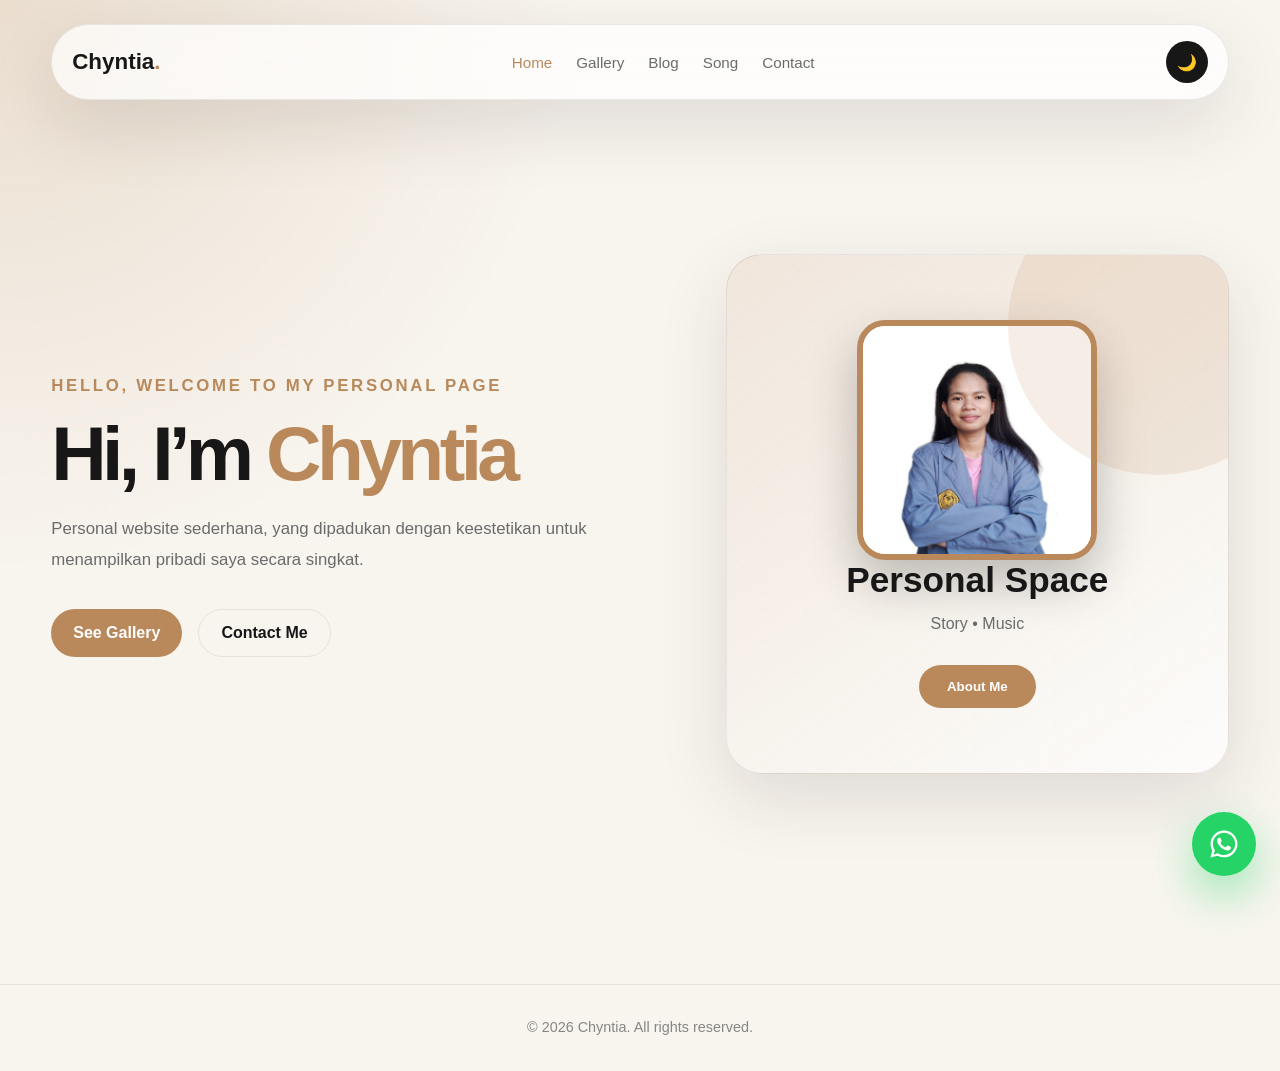
<file: index.html>
<!DOCTYPE html>
<html lang="id">
<head>
  <meta charset="UTF-8" />
  <meta name="viewport" content="width=device-width, initial-scale=1.0" />
  <title>Personal Website | Home</title>
  <link rel="stylesheet" href="css/global.css" />
  <link rel="stylesheet" href="css/home.css" />
</head>
<body>
  <header class="navbar">
    <a href="index.html" class="logo">Chyntia<span>.</span></a>

    <nav>
      <a class="active" href="index.html">Home</a>
      <a href="gallery.html">Gallery</a>
      <a href="blog.html">Blog</a>
      <a href="song.html">Song</a>
      <a href="contact.html">Contact</a>
    </nav>

    <button id="themeToggle" class="theme-btn">🌙</button>
  </header>

  <main class="hero">
    <section class="hero-text">
      <p class="eyebrow">Hello, welcome to my personal page</p>
      <h1>Hi, I’m <span>Chyntia</span></h1>
      <p>
        Personal website sederhana, yang dipadukan dengan keestetikan
        untuk menampilkan pribadi saya secara singkat.
      </p>

      <div class="hero-actions">
        <a href="gallery.html" class="btn primary">See Gallery</a>
        <a href="contact.html" class="btn secondary">Contact Me</a>
      </div>
    </section>

    <section class="hero-card center-card">
  <img src="Foto.jpg" alt="Foto Chyntia" class="popup-photo" />

  <h2>Personal Space</h2>
  <p>Story • Music</p>

  <button class="about-btn" id="aboutBtn">About Me</button>
</section>

<div class="popup-overlay" id="aboutPopup">
  <div class="popup-box about-popup">
    <button class="close-btn" id="closePopup">×</button>

    <div class="popup-text">
      <p class="eyebrow">About Me</p>
      <h2>Hello, I’m Chyntia</h2>
      <p>
        Saya adalah mahasiswa Teknik Informatika UNSRAT, saya tergabung dalam
        organisasi paduan suara mahasiswa Fakultas Teknik UNSRAT ("Blue Choir").
        Saya juga orang yang suka mendengar musik dan menonton film atau series.
      </p>
    </div>

    <div class="popup-image-wrap">
      <img src="Foto.jpg"Foto Chyntia" class="popup-photo" />
    </div>
  </div>
</div>
  </main>

<a href="contact.html" class="floating-whatsapp" aria-label="Go to Contact">
  <svg viewBox="0 0 32 32">
    <path d="M16.01 3.2C9.02 3.2 3.34 8.88 3.34 15.87c0 2.23.58 4.4 1.68 6.31L3.2 28.8l6.78-1.78a12.61 12.61 0 0 0 6.03 1.54c6.99 0 12.67-5.68 12.67-12.67S23 3.2 16.01 3.2Zm0 23.2c-1.88 0-3.72-.5-5.33-1.45l-.38-.23-4.02 1.05 1.07-3.92-.25-.4a10.49 10.49 0 0 1-1.6-5.58c0-5.8 4.72-10.52 10.52-10.52s10.52 4.72 10.52 10.52-4.73 10.53-10.53 10.53Zm5.77-7.88c-.32-.16-1.88-.93-2.17-1.03-.29-.11-.5-.16-.71.16-.21.32-.82 1.03-1.01 1.24-.19.21-.37.24-.69.08-.32-.16-1.34-.49-2.55-1.57-.94-.84-1.58-1.88-1.77-2.2-.19-.32-.02-.49.14-.65.14-.14.32-.37.48-.56.16-.19.21-.32.32-.53.11-.21.05-.4-.03-.56-.08-.16-.71-1.72-.98-2.35-.26-.62-.52-.54-.71-.55h-.61c-.21 0-.56.08-.85.4-.29.32-1.12 1.09-1.12 2.66s1.15 3.09 1.31 3.3c.16.21 2.26 3.45 5.48 4.84.77.33 1.37.53 1.83.68.77.24 1.47.21 2.02.13.62-.09 1.88-.77 2.15-1.51.27-.74.27-1.38.19-1.51-.08-.13-.29-.21-.61-.37Z"/>
  </svg>
</a>

<footer class="site-footer">
  <p>© 2026 Chyntia. All rights reserved.</p>
</footer>

<script src="js/main.js"></script>
</body>
</html>
</file>
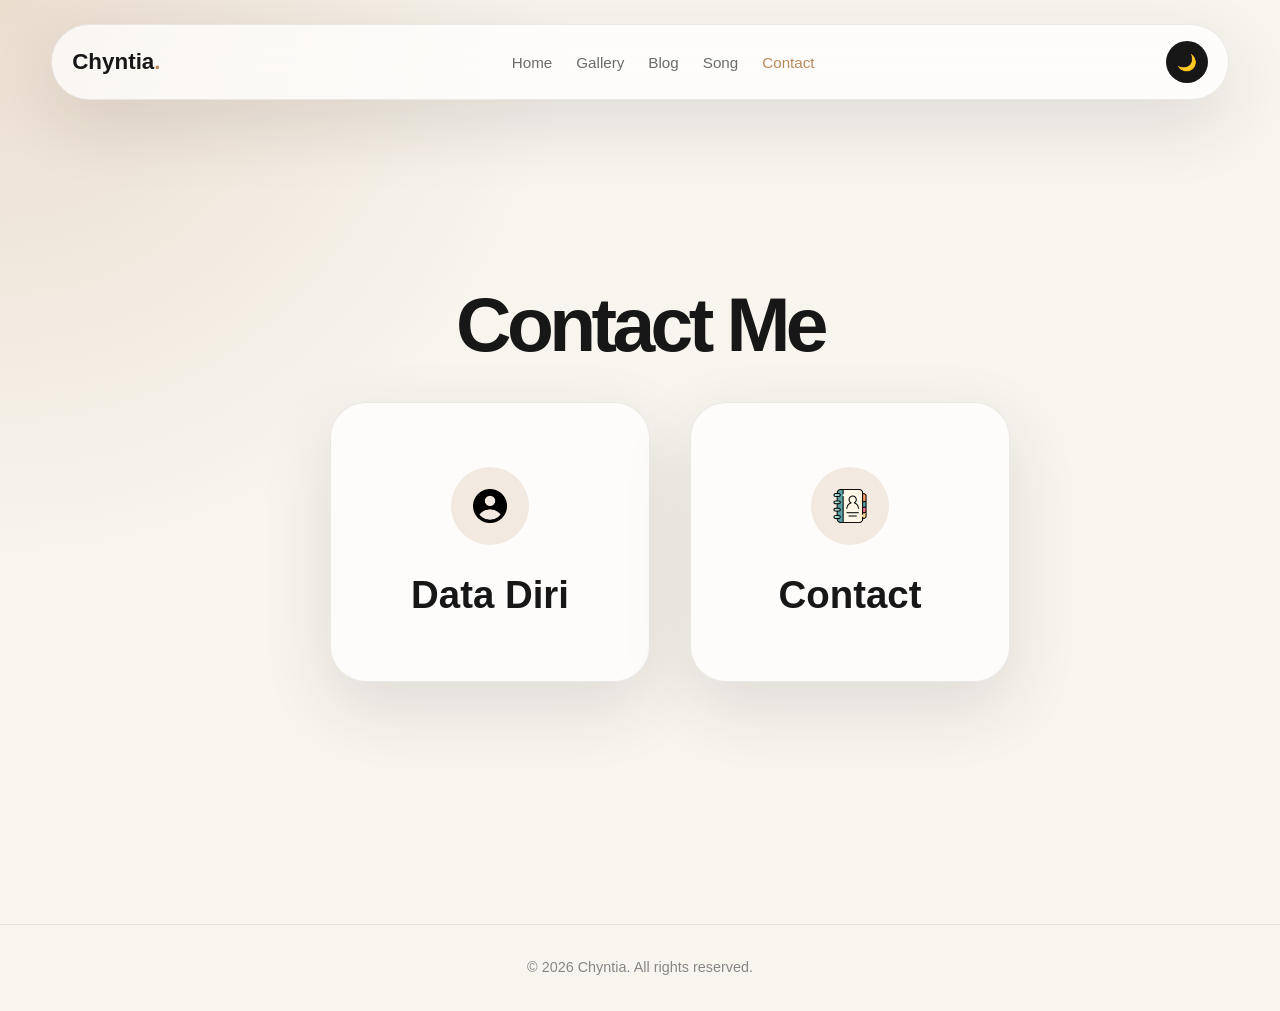
<file: contact.html>
<!DOCTYPE html>
<html lang="id">
<head>
  <meta charset="UTF-8" />
  <meta name="viewport" content="width=device-width, initial-scale=1.0" />
  <title>Personal Website | Contact</title>
  <link rel="stylesheet" href="css/global.css" />
  <link rel="stylesheet" href="css/contact.css" />
</head>
<body>
  <header class="navbar">
    <a href="index.html" class="logo">Chyntia<span>.</span></a>

    <nav>
      <a href="index.html">Home</a>
      <a href="gallery.html">Gallery</a>
      <a href="blog.html">Blog</a>
      <a href="song.html">Song</a>
      <a class="active" href="contact.html">Contact</a>
    </nav>

    <button id="themeToggle" class="theme-btn">🌙</button>
  </header>

  <main class="page contact-center">
  <section class="contact-info center">
    <h1>Contact Me</h1>

    <div class="contact-choice" id="contactChoice">
      <button class="choice-card" id="dataDiriChoice">
        <span class="contact-icon">
          <img src="ikon/profile.png" alt="Profile">
        </span>
        <h2>Data Diri</h2>
      </button>

      <button class="choice-card" id="contactChoiceBtn">
        <span class="contact-icon">
          <img src="ikon/contacts.png" alt="Profile">
        </span>
        <h2>Contact</h2>
      </button>
    </div>

    <div class="data-detail hidden" id="dataDiriDetail">
      <button class="back-choice" id="backFromData">Kembali</button>

      <h2>Data Diri</h2>

      <p><strong>Nama:</strong> Chyntia Tomasoa</p>
      <p><strong>NIM:</strong> 240211060027</p>
      <p><strong>Prodi:</strong> Teknik Informatika</p>
      <p><strong>Jurusan:</strong> Teknik Elektro</p>
      <p><strong>Fakultas:</strong> Teknik</p>
      <p><strong>Universitas:</strong> Sam Ratulangi Manado</p>
    </div>

    <div class="contact-detail hidden" id="contactDetail">
      <button class="back-choice" id="backFromContact">Kembali</button>

      <button class="contact-box contact-click" id="emailBox">
        <span class="contact-icon gmail-icon">
          <img src="ikon/email.png" alt="Profile">
        </span>
        <div>
          <p>Email</p>
          <strong>chyntia.dt@gmail.com</strong>
        </div>
      </button>

      <button class="contact-box contact-click" id="instagramBox">
        <span class="contact-icon instagram-icon">
          <img src="ikon/instagram.png" alt="Profile">
        </span>
        <div>
          <p>Instagram</p>
          <strong>@chyntiadt</strong>
        </div>
      </button>

      <button class="contact-box contact-click" id="whatsappBox">
        <span class="contact-icon whatsapp-icon">
          <img src="ikon/whatsapp.png" alt="Profile">
        </span>
        <div>
          <p>WhatsApp</p>
          <strong>082353986821</strong>
        </div>
      </button>
    </div>
  </section>
</main>

  <!-- EMAIL POPUP -->
  <div class="contact-popup" id="emailPopup">
    <div class="contact-popup-box">
      <button class="popup-close" data-close="emailPopup">×</button>

      <p class="eyebrow">Send Email</p>
      <h2>Kirim Email</h2>

      <form
        class="popup-form"
        action="mailto:chyntia.dt@gmail.com"
        method="post"
        enctype="text/plain"
      >
        <input type="text" name="name" placeholder="Nama kamu" required />
        <input type="email" name="email" placeholder="Email kamu" required />
        <textarea name="message" rows="6" placeholder="Pesan kamu" required></textarea>
        <button type="submit">Send Email</button>
      </form>
    </div>
  </div>

  <!-- INSTAGRAM POPUP -->
  <div class="contact-popup" id="instagramPopup">
    <div class="contact-popup-box profile-popup">
      <button class="popup-close" data-close="instagramPopup">×</button>

      <div class="profile-circle">IG</div>
      <p class="eyebrow">Instagram Profile</p>
      <h2>@chyntiadt</h2>
      <p>Kunjungi profil Instagram saya untuk melihat aktivitas dan cerita saya.</p>

      <a href="https://www.instagram.com/chyntiadt" target="_blank" class="popup-link">
        Visit
      </a>
    </div>
  </div>

  <!-- WHATSAPP POPUP -->
  <div class="contact-popup" id="whatsappPopup">
    <div class="contact-popup-box profile-popup">
      <button class="popup-close" data-close="whatsappPopup">×</button>

      <div class="profile-circle wa">WA</div>
      <p class="eyebrow">WhatsApp</p>
      <h3>082353986821</h3>
      <p>Klik tombol di bawah untuk langsung chat saya melalui WhatsApp.</p>

      <a href="https://wa.me/6282353986821" target="_blank" class="popup-link">
        Contact Me
      </a>
    </div>
  </div>

  <footer class="site-footer">
  <p>© 2026 Chyntia. All rights reserved.</p>
</footer>

  <script src="js/main.js"></script>
</body>
</html>
</file>
<file: css/global.css>
:root {
  --bg: #f8f5ef;
  --surface: rgba(255, 255, 255, 0.72);
  --text: #171717;
  --muted: #6b6b6b;
  --primary: #b9895b;
  --primary-dark: #8a623f;
  --border: rgba(0, 0, 0, 0.08);
  --shadow: 0 24px 70px rgba(40, 28, 16, 0.12);
}

body.dark {
  --bg: #111111;
  --surface: rgba(31, 31, 31, 0.78);
  --text: #f5f5f5;
  --muted: #b8b8b8;
  --primary: #d6a76f;
  --primary-dark: #f0c891;
  --border: rgba(255, 255, 255, 0.1);
  --shadow: 0 24px 70px rgba(0, 0, 0, 0.4);
}

* {
  margin: 0;
  padding: 0;
  box-sizing: border-box;
}

body {
  font-family: Arial, Helvetica, sans-serif;
  min-height: 100vh;
  background:
    radial-gradient(circle at top left, rgba(185, 137, 91, 0.22), transparent 35%),
    var(--bg);
  color: var(--text);
  transition: background 0.3s ease, color 0.3s ease;
}

a {
  text-decoration: none;
  color: inherit;
}

.navbar {
  width: min(1180px, 92%);
  margin: 24px auto;
  padding: 16px 20px;
  border: 1px solid var(--border);
  border-radius: 999px;
  background: var(--surface);
  backdrop-filter: blur(18px);
  display: flex;
  justify-content: space-between;
  align-items: center;
  box-shadow: var(--shadow);
  position: sticky;
  top: 20px;
  z-index: 10;
}

.logo {
  font-size: 1.4rem;
  font-weight: 800;
}

.logo span {
  color: var(--primary);
}

nav {
  display: flex;
  gap: 24px;
}

nav a {
  font-size: 0.95rem;
  color: var(--muted);
  transition: 0.25s ease;
}

nav a:hover,
nav a.active {
  color: var(--primary);
}

.theme-btn {
  border: none;
  width: 42px;
  height: 42px;
  border-radius: 50%;
  background: var(--text);
  color: var(--bg);
  cursor: pointer;
  font-size: 1rem;
}

.page {
  width: min(1180px, 92%);
  margin: 80px auto;
}

.page-heading {
  max-width: 680px;
  margin-bottom: 48px;
}

.eyebrow {
  color: var(--primary);
  text-transform: uppercase;
  letter-spacing: 0.16em;
  font-size: 0.78rem;
  font-weight: 700;
  margin-bottom: 14px;
}

h1 {
  font-size: clamp(2.4rem, 6vw, 5rem);
  line-height: 1;
  letter-spacing: -0.06em;
  margin-bottom: 22px;
}

p {
  color: var(--muted);
  line-height: 1.8;
}

.btn {
  display: inline-flex;
  align-items: center;
  justify-content: center;
  padding: 14px 22px;
  border-radius: 999px;
  font-weight: 700;
  transition: 0.25s ease;
}

.btn.primary {
  background: var(--primary);
  color: #fff;
}

.btn.secondary {
  border: 1px solid var(--border);
  color: var(--text);
}

.btn:hover {
  transform: translateY(-3px);
}

@media (max-width: 760px) {
  .navbar {
    border-radius: 28px;
    flex-wrap: wrap;
    gap: 16px;
  }

  nav {
    order: 3;
    width: 100%;
    justify-content: center;
    flex-wrap: wrap;
    gap: 14px;
  }
}

.floating-whatsapp {
  position: fixed;
  right: 24px;
  bottom: 24px;
  width: 64px;
  height: 64px;
  border-radius: 50%;
  background: #25d366;
  display: flex;
  align-items: center;
  justify-content: center;
  box-shadow: 0 18px 45px rgba(37, 211, 102, 0.45);
  z-index: 9999;
  cursor: grab;
}

.floating-whatsapp svg {
  width: 34px;
  height: 34px;
  display: block;
  fill: white;
}

.floating-whatsapp:hover {
  transform: scale(1.08);
}

@media (max-width: 520px) {
  .floating-whatsapp {
    right: 16px;
    width: 56px;
    height: 56px;
  }

  .floating-whatsapp svg {
    width: 30px;
    height: 30px;
  }
}

.site-footer {
  margin-top: 80px;
  padding: 30px 20px;
  text-align: center;
  font-size: 0.9rem;
  color: var(--text-secondary, #777);
  border-top: 1px solid var(--border);
  background: transparent;
}

.site-footer p {
  opacity: 0.8;
}

.contact-center.page {
  margin-top: 20px;
}
</file>
<file: css/home.css>
.hero {
  width: min(1180px, 92%);
  min-height: calc(100vh - 120px);
  margin: 0 auto;
  display: grid;
  grid-template-columns: 1.1fr 0.9fr;
  align-items: center;
  gap: 60px;
}

.hero-text h1 span {
  color: var(--primary);
}

.hero-text p {
  max-width: 560px;
  font-size: 1.05rem;
}

.hero-actions {
  margin-top: 34px;
  display: flex;
  gap: 16px;
  flex-wrap: wrap;
}

.hero-card.center-card {
  min-height: 520px;
  padding: 50px 30px;
  border-radius: 36px;
  background:
    linear-gradient(145deg, rgba(185, 137, 91, 0.2), transparent),
    var(--surface);
  border: 1px solid var(--border);
  box-shadow: var(--shadow);

  display: flex;
  flex-direction: column;
  align-items: center;   /* horizontal center */
  justify-content: center; /* vertical center */
  text-align: center;   /* text center */

  position: relative;
  overflow: hidden;
}

.hero-card::before {
  content: "";
  position: absolute;
  width: 300px;
  height: 300px;
  background: var(--primary);
  opacity: 0.15;
  border-radius: 50%;
  top: -80px;
  right: -80px;
}

.profile-circle {
  width: 130px;
  height: 130px;
  border-radius: 50%;
  background: var(--primary);
  color: white;
  display: grid;
  place-items: center;
  font-size: 4rem;
  font-weight: 800;
  margin-bottom: 28px;
}

.hero-card h2 {
  font-size: 2.2rem;
  margin-bottom: 10px;
}

.hero-card p {
  font-size: 1rem;
  margin-bottom: 26px;
}

.profile-photo {
  width: 220px;
  height: 220px;
  border-radius: 50%;
  object-fit: cover;

  border: 6px solid var(--primary);

  margin-bottom: 30px;

  box-shadow: 0 25px 60px rgba(0, 0, 0, 0.25);

  transition: 0.3s ease;
}

.profile-photo:hover {
  transform: scale(1.05);
}

.about-btn {
  padding: 14px 28px;
  border-radius: 999px;
  border: none;
  background: var(--primary);
  color: white;
  font-weight: 700;
  cursor: pointer;
  transition: 0.25s ease;
}

.about-btn:hover {
  background: var(--primary-dark);
  transform: translateY(-3px);
}

.popup-overlay {
  position: fixed;
  inset: 0;
  background: rgba(0, 0, 0, 0.55);
  backdrop-filter: blur(8px);
  display: none;
  justify-content: center;
  align-items: center;
  z-index: 99;
  padding: 20px;
}

.popup-overlay.show {
  display: flex;
}

.about-popup {
  width: min(820px, 100%);
  padding: 38px;
  border-radius: 34px;
  background: var(--surface);
  border: 1px solid var(--border);
  box-shadow: var(--shadow);

  display: grid;
  grid-template-columns: 1.1fr 0.9fr;
  gap: 34px;
  align-items: center;

  position: relative;
  animation: popupIn 0.25s ease;
}

.popup-text {
  text-align: left;
}

.popup-text h2 {
  font-size: 2.2rem;
  margin-bottom: 16px;
}

.popup-image-wrap {
  display: flex;
  justify-content: center;
}

.popup-photo {
  width: 240px;
  height: 240px;
  border-radius: 28px;
  object-fit: cover;
  border: 6px solid var(--primary);
  box-shadow: 0 22px 50px rgba(0, 0, 0, 0.24);
}

.close-btn {
  position: absolute;
  top: 18px;
  right: 20px;
  border: none;
  background: var(--text);
  color: var(--bg);
  width: 34px;
  height: 34px;
  border-radius: 50%;
  font-size: 1.4rem;
  cursor: pointer;
  z-index: 2;
}

@keyframes popupIn {
  from {
    opacity: 0;
    transform: translateY(18px) scale(0.96);
  }

  to {
    opacity: 1;
    transform: translateY(0) scale(1);
  }
}

@media (max-width: 720px) {
  .about-popup {
    grid-template-columns: 1fr;
    text-align: center;
  }

  .popup-text {
    text-align: center;
  }

  .popup-photo {
    width: 190px;
    height: 190px;
  }
}

@keyframes popupIn {
  from {
    opacity: 0;
    transform: translateY(18px) scale(0.96);
  }

  to {
    opacity: 1;
    transform: translateY(0) scale(1);
  }
}

@media (max-width: 860px) {
  .hero {
    grid-template-columns: 1fr;
    padding: 60px 0;
  }
}
</file>
<file: css/contact.css>
.contact-center {
  display: flex;
  justify-content: center;
  align-items: center;
  min-height: 80vh;
}

.contact-info.center {
  text-align: center;
  max-width: 620px;
  width: 100%;
}

.contact-info h1 {
  font-size: clamp(2.5rem, 6vw, 5rem);
}

.contact-info > p,
.contact-info.center > p {
  max-width: 620px;
  margin-left: auto;
  margin-right: auto;
  margin-bottom: 30px;
}

.contact-box {
  width: 100%;
  max-width: 520px;
  margin: 22px auto 0;
  padding: 24px;
  border-radius: 26px;
  background: var(--surface);
  border: 1px solid var(--border);
  display: flex;
  align-items: center;
  gap: 18px;
  text-align: left;
  box-shadow: var(--shadow);
}

.contact-click {
  cursor: pointer;
  color: var(--text);
  font-family: inherit;
  transition: 0.25s ease;
}

.contact-click:hover {
  transform: translateY(-4px);
  border-color: var(--primary);
}

.contact-icon {
  width: 48px;
  height: 48px;
  border-radius: 50%;
  background: rgba(185, 137, 91, 0.16);
  color: var(--primary);
  display: grid;
  place-items: center;
  font-size: 1.4rem;
  font-weight: 800;
  flex-shrink: 0;
}

.whatsapp-icon {
  background: rgba(37, 211, 102, 0.16);
  color: #25d366;
}

.contact-box p {
  margin-bottom: 6px;
}

.contact-box strong {
  font-size: 1.1rem;
}

/* POPUP */
.contact-popup {
  position: fixed;
  inset: 0;
  padding: 24px;
  background: rgba(0, 0, 0, 0.65);
  backdrop-filter: blur(10px);
  display: none;
  justify-content: center;
  align-items: center;
  z-index: 120;
}

.contact-popup.show {
  display: flex;
}

.contact-popup-box {
  width: min(540px, 100%);
  padding: 36px;
  border-radius: 34px;
  background: var(--surface);
  border: 1px solid var(--border);
  box-shadow: var(--shadow);
  position: relative;
  animation: popupIn 0.25s ease;
}

.contact-popup-box h2 {
  font-size: 2.4rem;
  margin-bottom: 18px;
}

.popup-close {
  position: absolute;
  top: 18px;
  right: 18px;
  width: 42px;
  height: 42px;
  border: none;
  border-radius: 50%;
  background: var(--text);
  color: var(--bg);
  font-size: 1.8rem;
  cursor: pointer;
}

.popup-form {
  display: grid;
  gap: 16px;
}

.popup-form input,
.popup-form textarea {
  width: 100%;
  padding: 16px 18px;
  border-radius: 18px;
  border: 1px solid var(--border);
  background: transparent;
  color: var(--text);
  font-family: inherit;
  outline: none;
}

.popup-form input:focus,
.popup-form textarea:focus {
  border-color: var(--primary);
}

.popup-form button,
.popup-link {
  display: inline-flex;
  justify-content: center;
  align-items: center;
  border: none;
  padding: 15px 24px;
  border-radius: 999px;
  background: var(--primary);
  color: white;
  font-weight: 800;
  cursor: pointer;
  transition: 0.25s ease;
  text-decoration: none;
}

.popup-form button:hover,
.popup-link:hover {
  background: var(--primary-dark);
  transform: translateY(-3px);
}

.profile-popup {
  text-align: center;
}

.profile-circle {
  width: 110px;
  height: 110px;
  margin: 0 auto 20px;
  border-radius: 50%;
  background: linear-gradient(135deg, #833ab4, #fd1d1d, #fcb045);
  color: white;
  display: grid;
  place-items: center;
  font-size: 2rem;
  font-weight: 900;
}

.profile-circle.wa {
  background: #25d366;
}

.profile-popup p {
  margin-bottom: 24px;
}

/* NOMOR WHATSAPP */
.wa-number {
  font-size: clamp(1.25rem, 4vw, 1.9rem);
  line-height: 1.25;
  letter-spacing: 0.03em;
  text-align: center;
  margin-bottom: 18px;
  white-space: normal;
  word-break: keep-all;
}

/* ANIMASI POPUP */
@keyframes popupIn {
  from {
    opacity: 0;
    transform: translateY(18px) scale(0.96);
  }

  to {
    opacity: 1;
    transform: translateY(0) scale(1);
  }
}

/* RESPONSIVE */
@media (max-width: 520px) {
  .contact-popup-box {
    padding: 30px 22px;
  }

  .contact-box {
    padding: 20px;
  }

  .contact-popup-box h2 {
    font-size: 2rem;
  }

  .wa-number {
    font-size: 1.00rem;
    letter-spacing: 0.02em;
  }
}

/* PILIHAN DATA DIRI DAN CONTACT */
.contact-choice {
  width: 100%;
  display: grid;
  grid-template-columns: repeat(2, minmax(220px, 1fr));
  gap: 24px;
  margin-top: 30px;
}

.choice-card {
  border: 1px solid var(--border);
  background: var(--surface);

  width: 100%;
  min-height: 280px;

  border-radius: 36px;
  padding: 60px 40px;

  box-shadow: var(--shadow);

  cursor: pointer;
  font-family: inherit;
  color: var(--text);

  display: flex;
  flex-direction: column;
  justify-content: center;
  align-items: center;

  transition: 0.3s ease;
}

.choice-card:hover {
  transform: translateY(-6px);
  border-color: var(--primary);
}

.choice-card .contact-icon {
  width: 78px;
  height: 78px;
  font-size: 2rem;

  margin: 0 auto 28px;
}

.choice-card h2 {
  font-size: 2.4rem;
  color: var(--text);
}

.contact-choice {
  width: 100%;

  display: grid;
  grid-template-columns: repeat(2, minmax(320px, 1fr));

  gap: 40px;

  margin-top: 40px;
}

.data-detail,
.contact-detail {
  width: 100%;
  max-width: 620px;
  margin: 30px auto 0;
  padding: 30px;
  border-radius: 28px;
  background: var(--surface);
  border: 1px solid var(--border);
  box-shadow: var(--shadow);
  text-align: left;
  animation: contactFade 0.35s ease;
}

.data-detail h2 {
  text-align: center;
  font-size: 2rem;
  margin-top: -10px;
  margin-bottom: 28px;
  color: var(--primary);
}

.data-detail p {
  background: rgba(185, 137, 91, 0.10);
  padding: 14px 18px;
  border-radius: 16px;
  margin-bottom: 14px;
  color: var(--text);
  font-size: 1.05rem;
  transition: 0.25s ease;
}

.data-detail p:hover {
  background: rgba(185, 137, 91, 0.18);
  transform: translateX(6px);
}

.data-detail strong {
  color: var(--primary);
}

.contact-detail .contact-box {
  max-width: 100%;
}

.back-choice {
  border: none;
  background: var(--primary);
  color: white;
  padding: 11px 18px;
  border-radius: 999px;
  cursor: pointer;
  font-family: inherit;
  font-weight: 700;
  margin-bottom: 22px;
  transition: 0.25s ease;
}

.back-choice:hover {
  background: var(--primary-dark);
  transform: translateY(-3px);
}

.hidden {
  display: none;
}

@keyframes contactFade {
  from {
    opacity: 0;
    transform: translateY(18px);
  }

  to {
    opacity: 1;
    transform: translateY(0);
  }
}

@media (max-width: 620px) {
  .contact-choice {
    grid-template-columns: 1fr;
  }

  .choice-card {
    padding: 34px 22px;
  }

  .data-detail,
  .contact-detail {
    padding: 24px;
  }
}

@media (max-width: 520px) {
  .contact-box {
    max-width: 100%;
    padding: 18px;
    gap: 14px;
    align-items: flex-start;
  }

  .contact-box div {
    flex: 1;
    min-width: 0;
  }

  .contact-box strong {
    display: block;
    font-size: 0.92rem;
    line-height: 1.5;

    /* supaya pecahnya lebih natural */
    word-break: normal;
    overflow-wrap: break-word;
  }

  .contact-icon {
    width: 44px;
    height: 44px;
    font-size: 1.2rem;
    flex-shrink: 0;
  }
}

.contact-icon img {
  width: 26px;
  height: 26px;
  object-fit: contain;
  display: block;
}

.choice-card .contact-icon img {
  width: 34px;
  height: 34px;
}

.profile-circle img {
  width: 50px;
  height: 50px;
  object-fit: contain;
}
</file>
